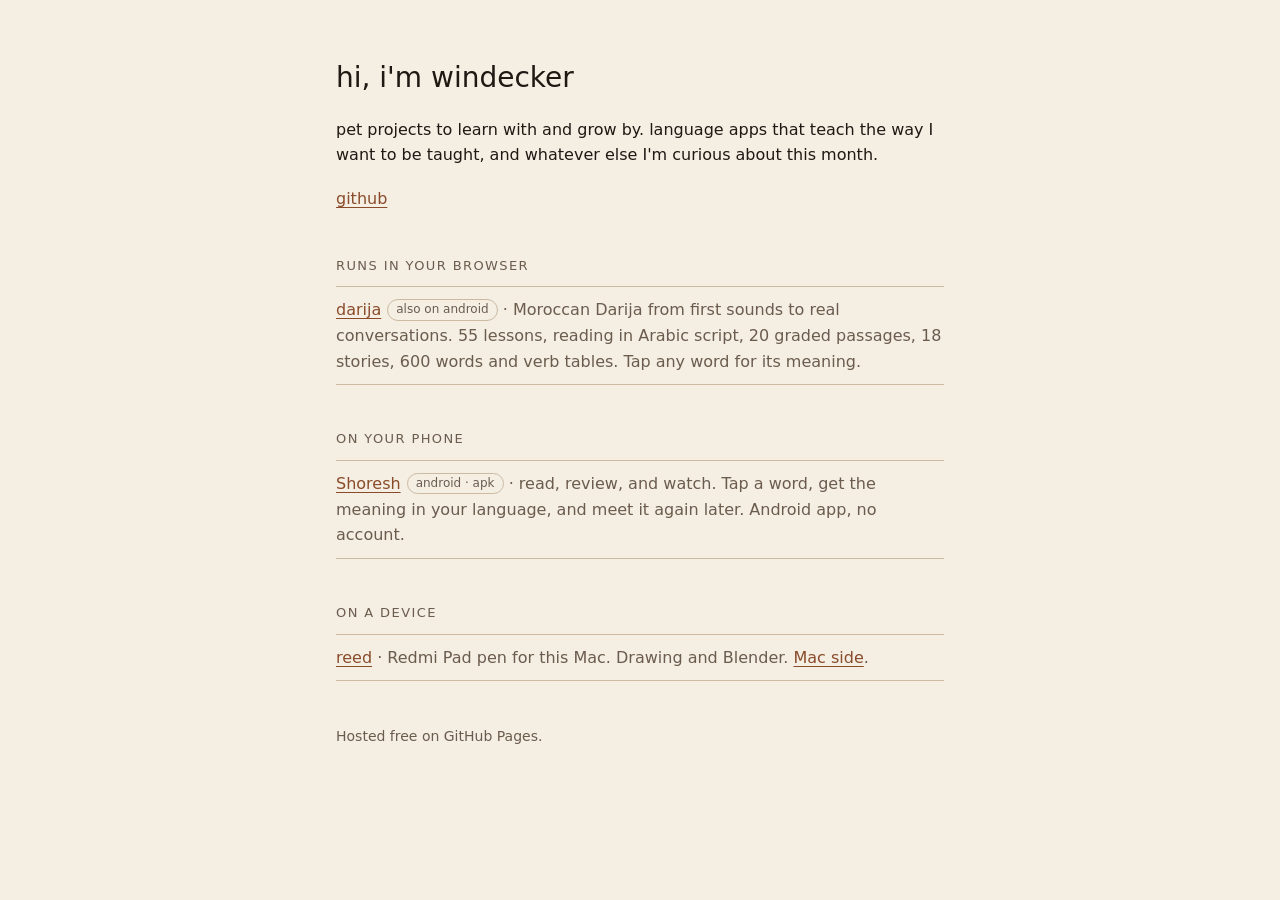
<file: index.html>
<!doctype html>
<html lang="en">
<head>
<meta charset="utf-8">
<meta name="viewport" content="width=device-width, initial-scale=1">
<title>windecker</title>
<meta name="description" content="Things I build to learn: language apps, simulators, tools.">
<link rel="icon" href="data:image/svg+xml,<svg xmlns='http://www.w3.org/2000/svg' viewBox='0 0 32 32'><circle cx='16' cy='16' r='9' fill='%231f1914'/></svg>">
<style>
  :root {
    --bg: #f4eee3;
    --ink: #1f1914;
    --muted: #6b5c4d;
    --line: #ccbaa3;
    --accent: #8a4b2a;
  }
  @media (prefers-color-scheme: dark) {
    :root:not([data-theme="light"]) {
      --bg: #17130f;
      --ink: #efe7da;
      --muted: #a8998a;
      --line: #3d342b;
      --accent: #e0a37a;
    }
  }
  :root[data-theme="dark"] {
    --bg: #17130f;
    --ink: #efe7da;
    --muted: #a8998a;
    --line: #3d342b;
    --accent: #e0a37a;
  }
  * { box-sizing: border-box; }
  body {
    margin: 0;
    background: var(--bg);
    color: var(--ink);
    font: 16px/1.6 ui-sans-serif, system-ui, -apple-system, "Segoe UI", Roboto, sans-serif;
  }
  main { max-width: 640px; margin: 0 auto; padding: 56px 16px 72px; }
  h1 { font-size: 28px; font-weight: 500; margin: 0 0 16px; }
  h2 {
    font-size: 13px; font-weight: 500; letter-spacing: 1.4px; text-transform: uppercase;
    color: var(--muted); margin: 44px 0 10px;
  }
  p { margin: 0 0 12px; }
  a { color: var(--accent); text-underline-offset: 3px; }
  .links { display: flex; flex-wrap: wrap; gap: 6px 18px; margin-top: 18px; }
  ul { list-style: none; margin: 0; padding: 0; }
  li { padding: 10px 0; border-top: 1px solid var(--line); }
  li:last-child { border-bottom: 1px solid var(--line); }
  .name { font-weight: 500; }
  .what { color: var(--muted); }
  .tag {
    display: inline-block; font-size: 12px; color: var(--muted); border: 1px solid var(--line);
    border-radius: 999px; padding: 0 8px; margin-left: 6px; vertical-align: 2px;
  }
  footer { margin-top: 44px; font-size: 14px; color: var(--muted); }
</style>
</head>
<body>
<main>
  <h1>hi, i'm windecker</h1>
  <p>pet projects to learn with and grow by. language apps that teach the way I want to be taught, and whatever else I'm curious about this month.</p>
  <div class="links">
    <a href="https://github.com/windeckersoftware">github</a>
  </div>

  <h2>runs in your browser</h2>
  <ul>
    <li>
      <a class="name" href="darija/">darija</a><span class="tag">also on android</span>
      <span class="what"> · Moroccan Darija from first sounds to real conversations. 55 lessons, reading in Arabic script, 20 graded passages, 18 stories, 600 words and verb tables. Tap any word for its meaning.</span>
    </li>
  </ul>

  <h2>on your phone</h2>
  <ul>
    <li>
      <a class="name" href="ner/">Shoresh</a><span class="tag">android · apk</span>
      <span class="what"> · read, review, and watch. Tap a word, get the meaning in your language, and meet it again later. Android app, no account.</span>
    </li>
  </ul>

  <h2>on a device</h2>
  <ul>
    <li>
      <a class="name" href="reed/reed.apk">reed</a>
      <span class="what"> · Redmi Pad pen for this Mac. Drawing and Blender. <a href="reed/Reed.app.zip">Mac side</a>.</span>
    </li>
  </ul>

  <footer>Hosted free on GitHub Pages.</footer>
</main>
</body>
</html>
</file>
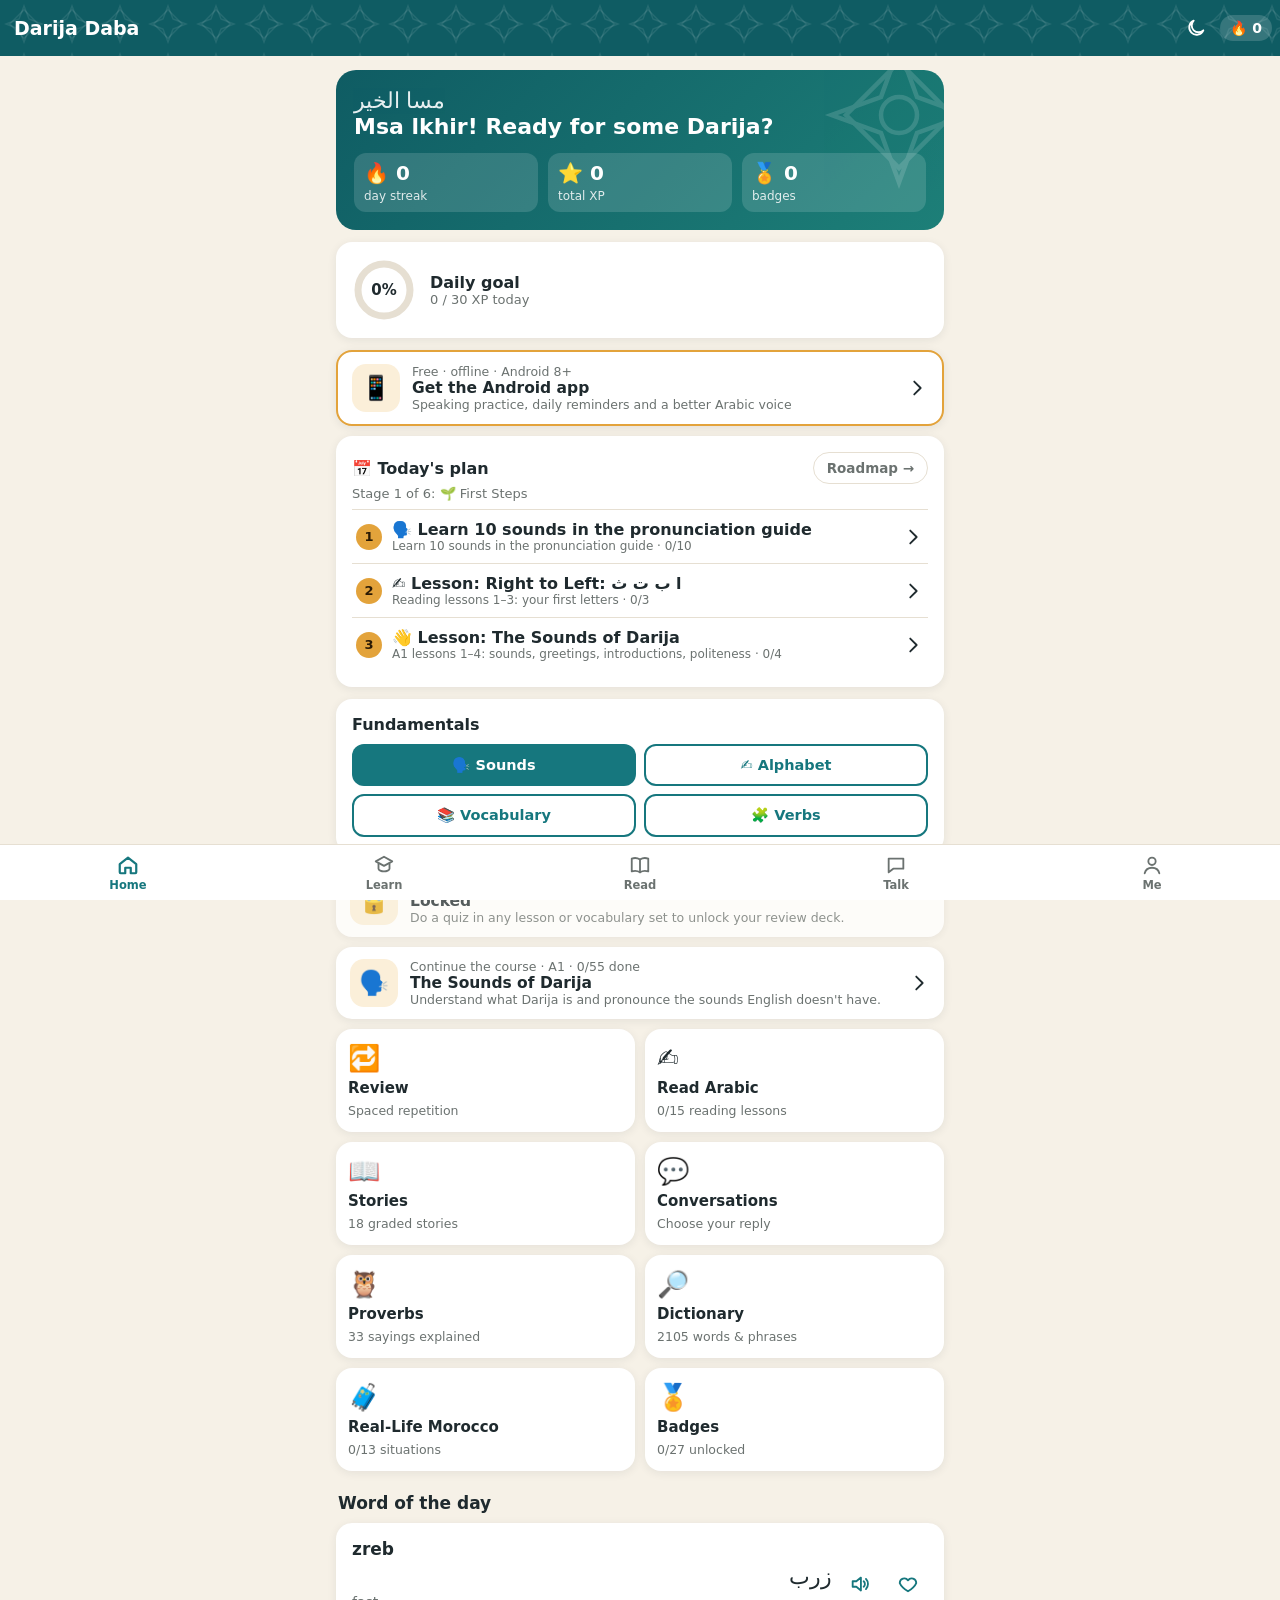
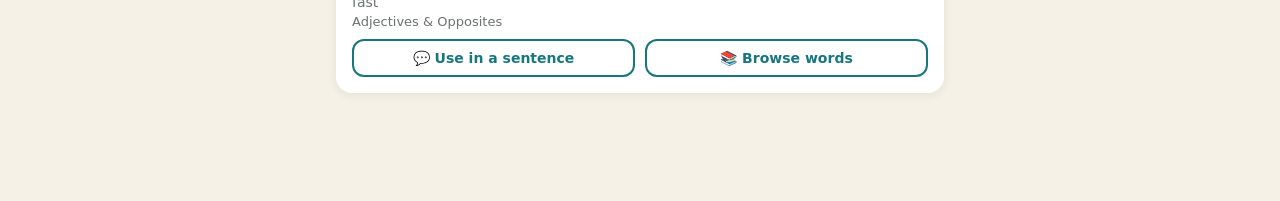
<file: darija/index.html>
<!doctype html>
<html lang="en">
<head>
<meta charset="utf-8">
<meta name="viewport" content="width=device-width, initial-scale=1, viewport-fit=cover, user-scalable=no">
<meta name="theme-color" content="#0F5C63">
<title>Darija Daba</title>
<meta name="description" content="Learn Moroccan Darija: lessons, reading in Arabic script, stories, passages, vocabulary and verb tables.">
<link rel="stylesheet" href="style.css">
</head>
<body>
<header id="top">
  <button id="backBtn" class="hbtn" aria-label="Back" hidden><svg viewBox="0 0 24 24"><path d="M15 5l-7 7 7 7"/></svg></button>
  <h1 id="title">Darija Daba</h1>
  <div id="hright"></div>
</header>
<main id="view"></main>
<nav id="nav">
  <button data-tab="home"><svg viewBox="0 0 24 24"><path d="M3 11l9-7 9 7v9a1 1 0 0 1-1 1h-5v-6h-6v6H4a1 1 0 0 1-1-1z"/></svg><span>Home</span></button>
  <button data-tab="learn"><svg viewBox="0 0 24 24"><path d="M12 3l9 5-9 5-9-5z"/><path d="M6 10.5V16c0 1.5 3 3 6 3s6-1.5 6-3v-5.5"/></svg><span>Learn</span></button>
  <button data-tab="read"><svg viewBox="0 0 24 24"><path d="M3 5c3-1 6-1 9 1 3-2 6-2 9-1v14c-3-1-6-1-9 1-3-2-6-2-9-1z"/><path d="M12 6v14"/></svg><span>Read</span></button>
  <button data-tab="talk"><svg viewBox="0 0 24 24"><path d="M4 5h16v11H9l-5 4z"/></svg><span>Talk</span></button>
  <button data-tab="me"><svg viewBox="0 0 24 24"><circle cx="12" cy="8" r="4"/><path d="M4 21c1-4 4-6 8-6s7 2 8 6"/></svg><span>Me</span></button>
</nav>
<div id="toast"></div>
<script src="data.js"></script>
<script src="data2.js"></script>
<script src="course_a1.js"></script>
<script src="course_a2.js"></script>
<script src="course_b1.js"></script>
<script src="course_p.js"></script>
<script src="course_read.js"></script>
<script src="read2.js"></script>
<script src="read3.js"></script>
<script src="vocab.js"></script>
<script src="verbs.js"></script>
<script src="grammar.js"></script>
<script src="app.js"></script>
</body>
</html>
</file>
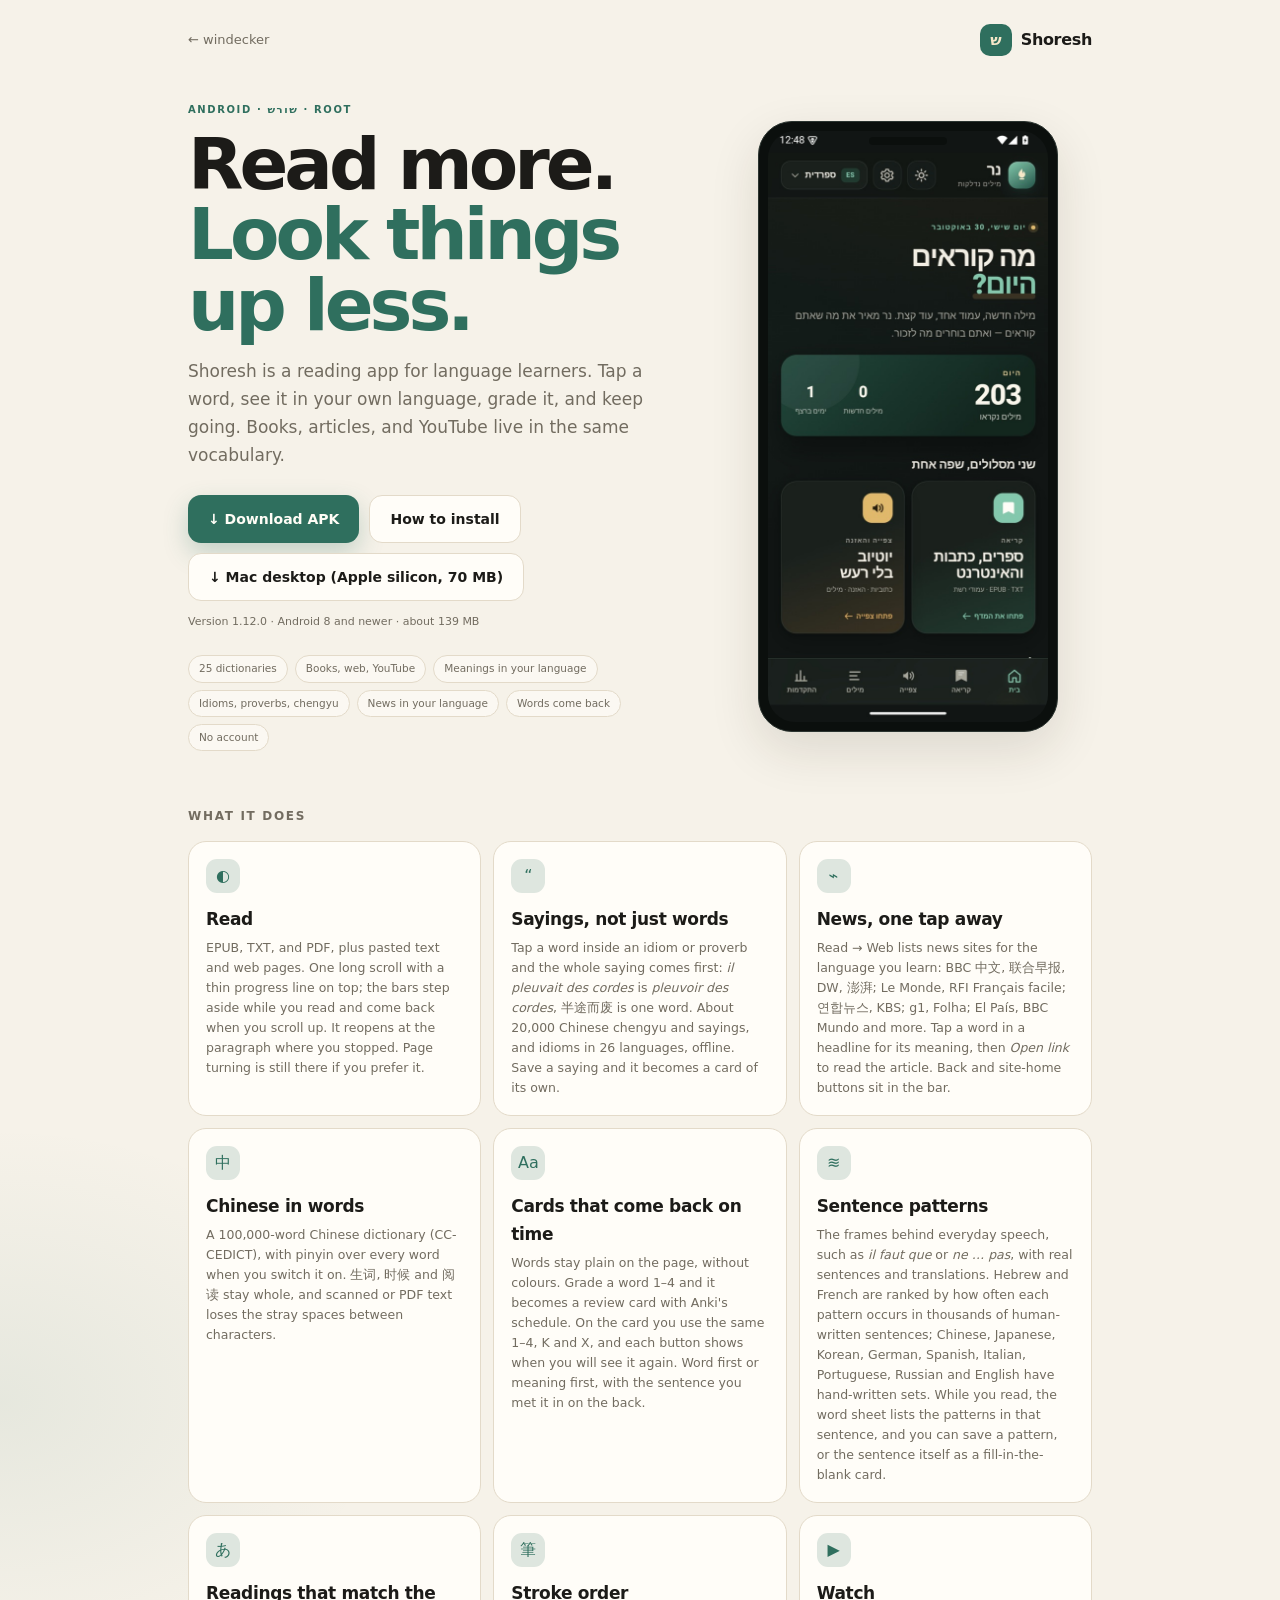
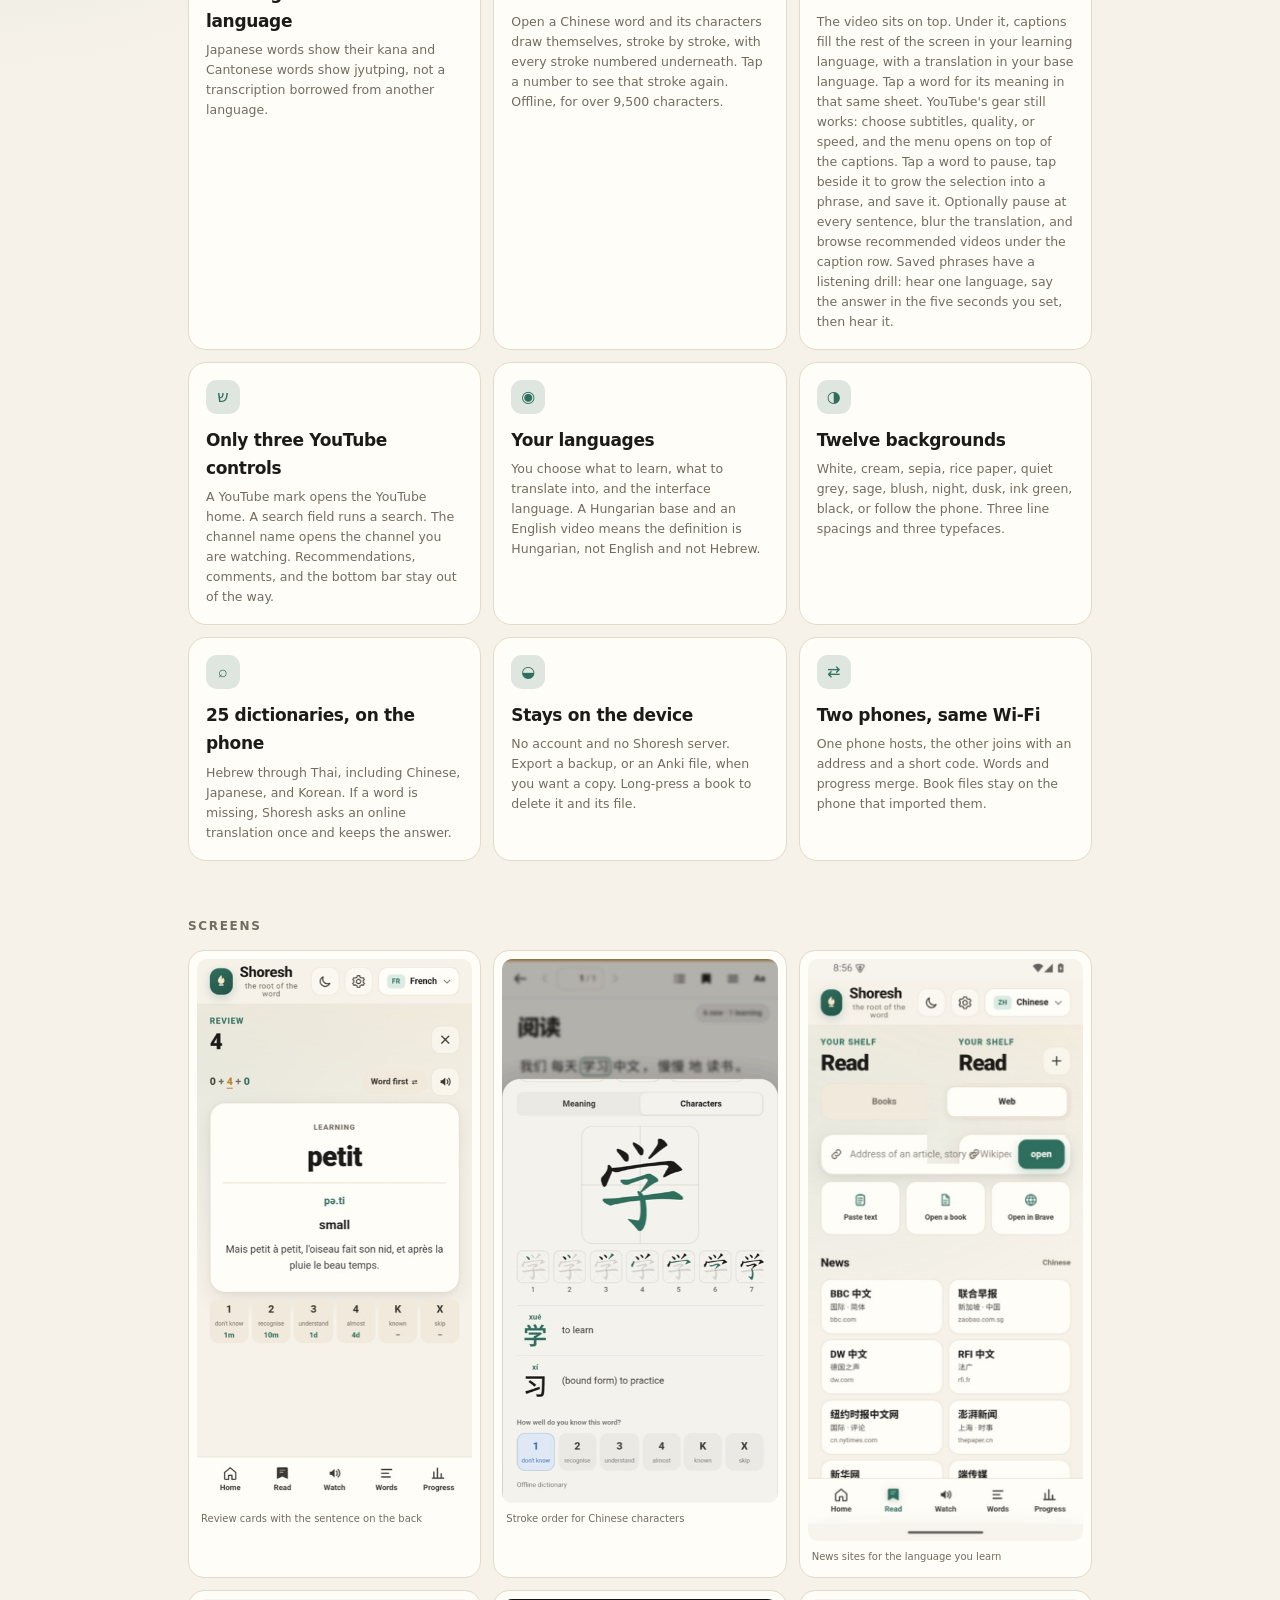
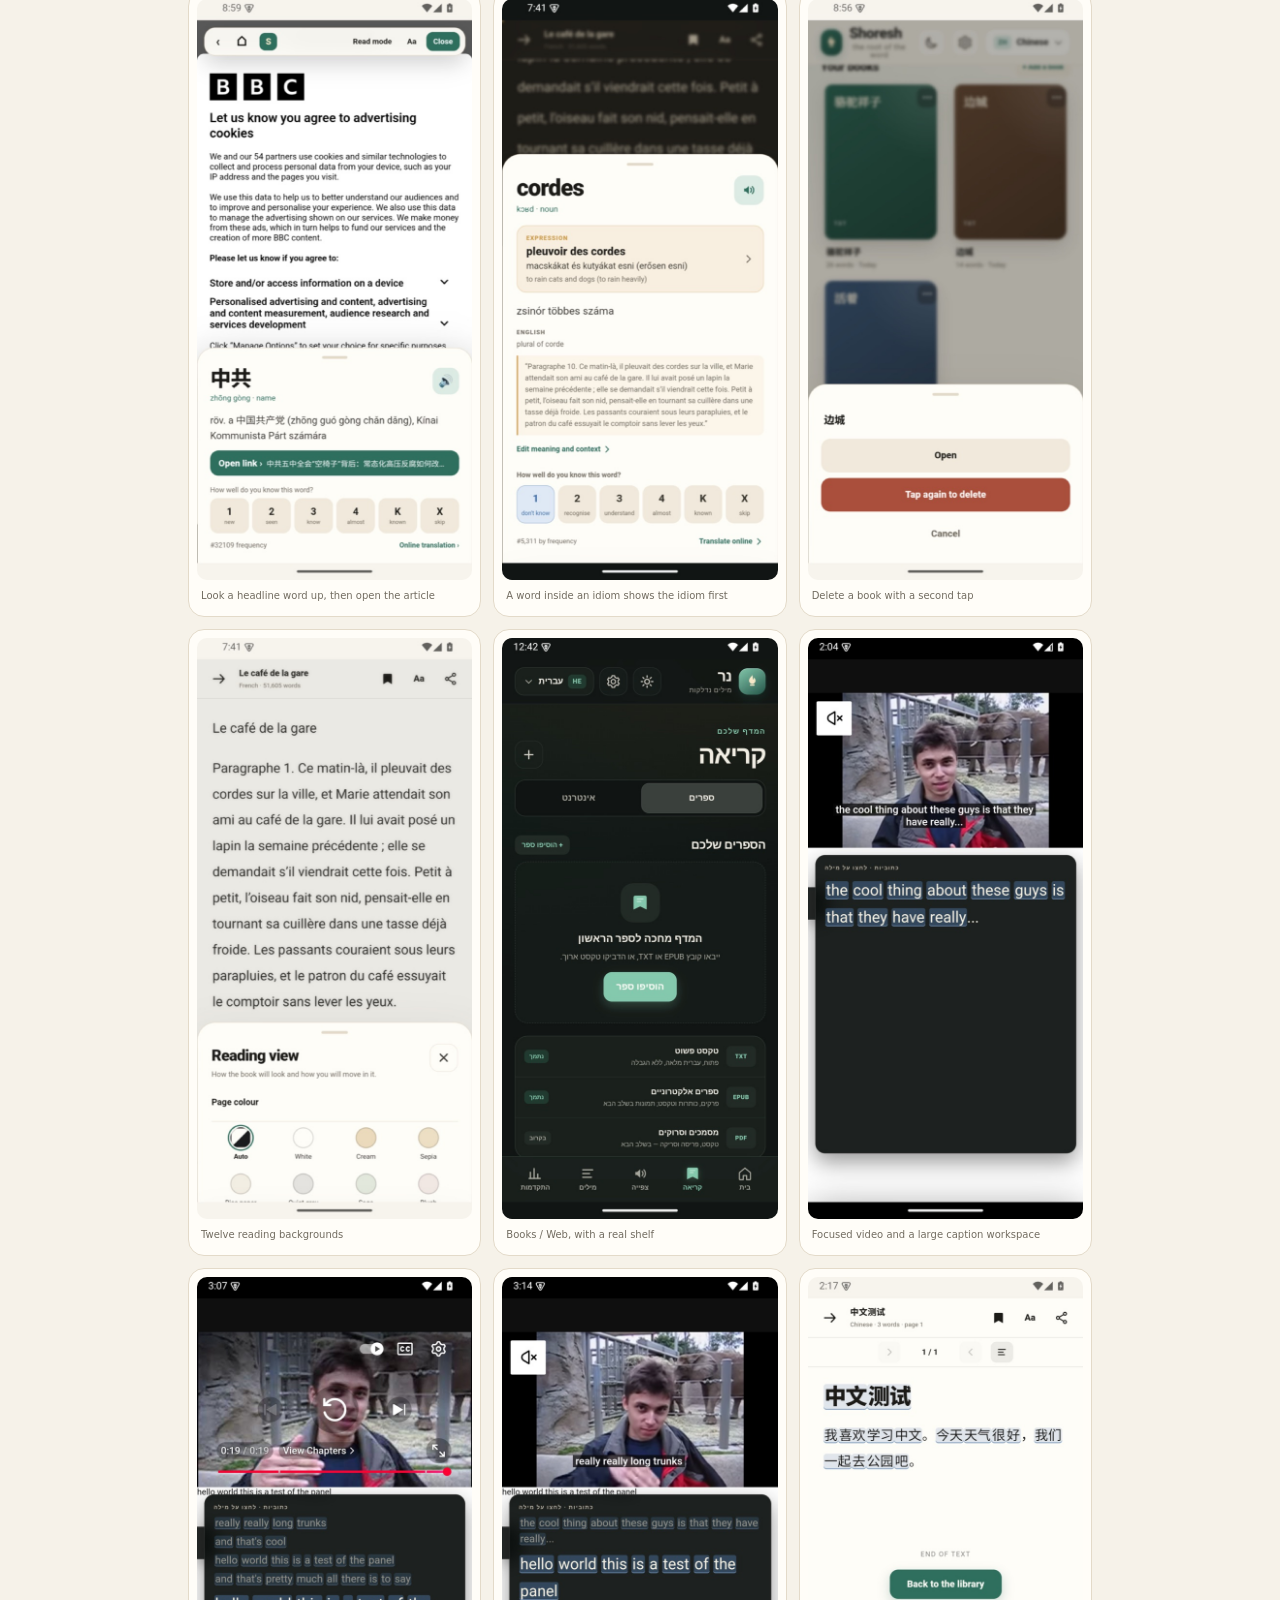
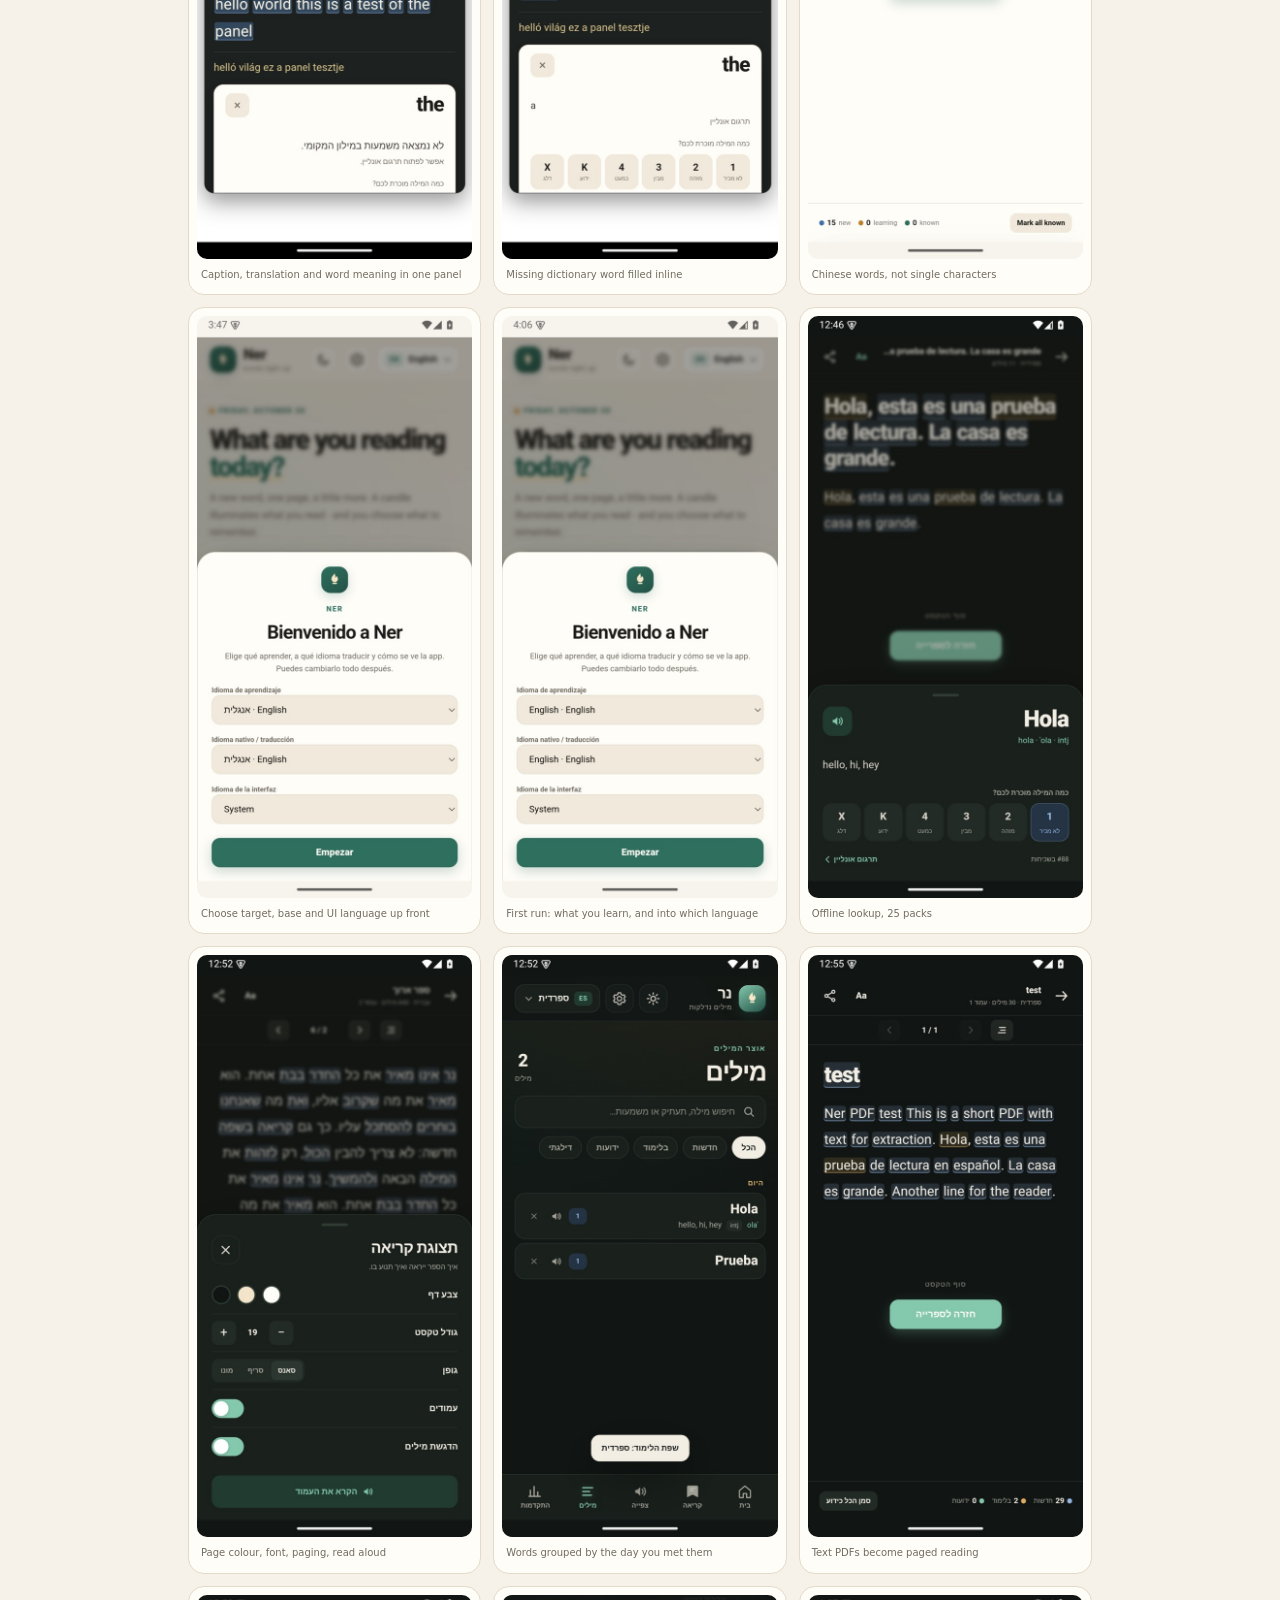
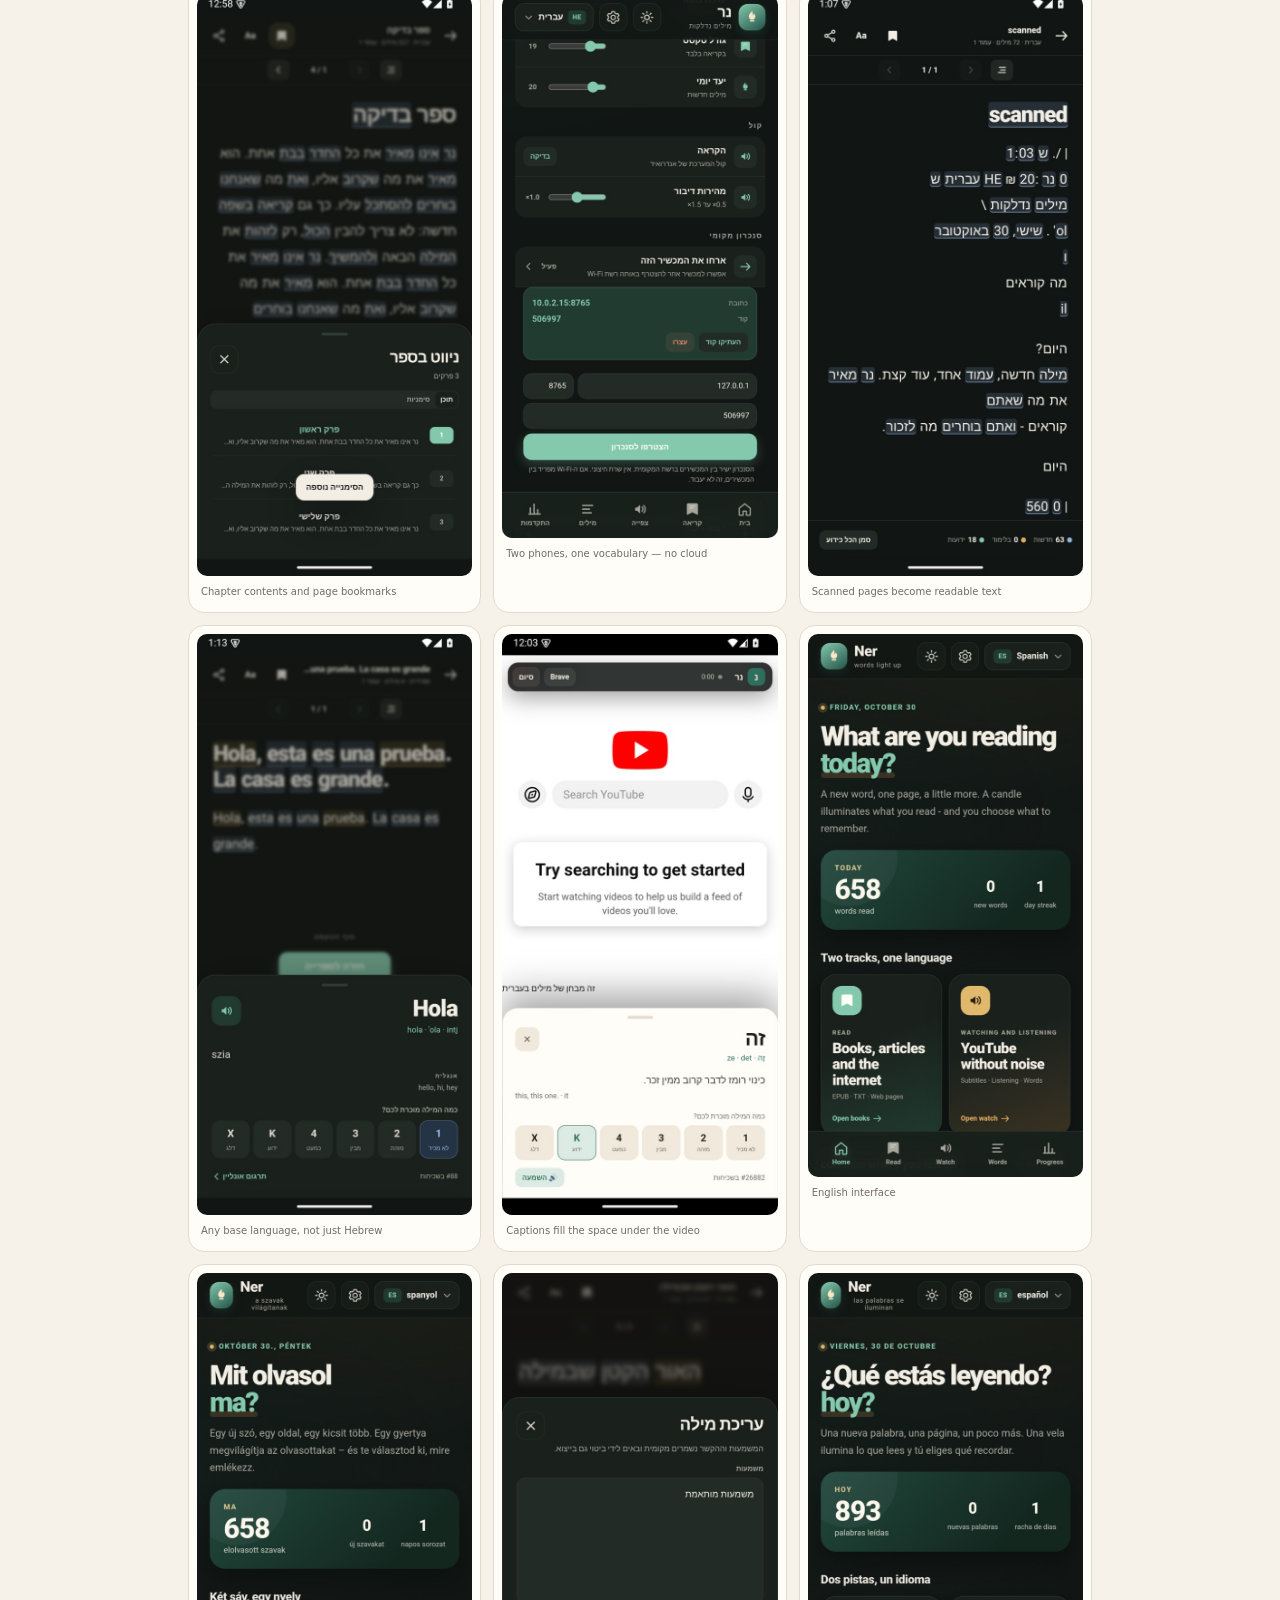
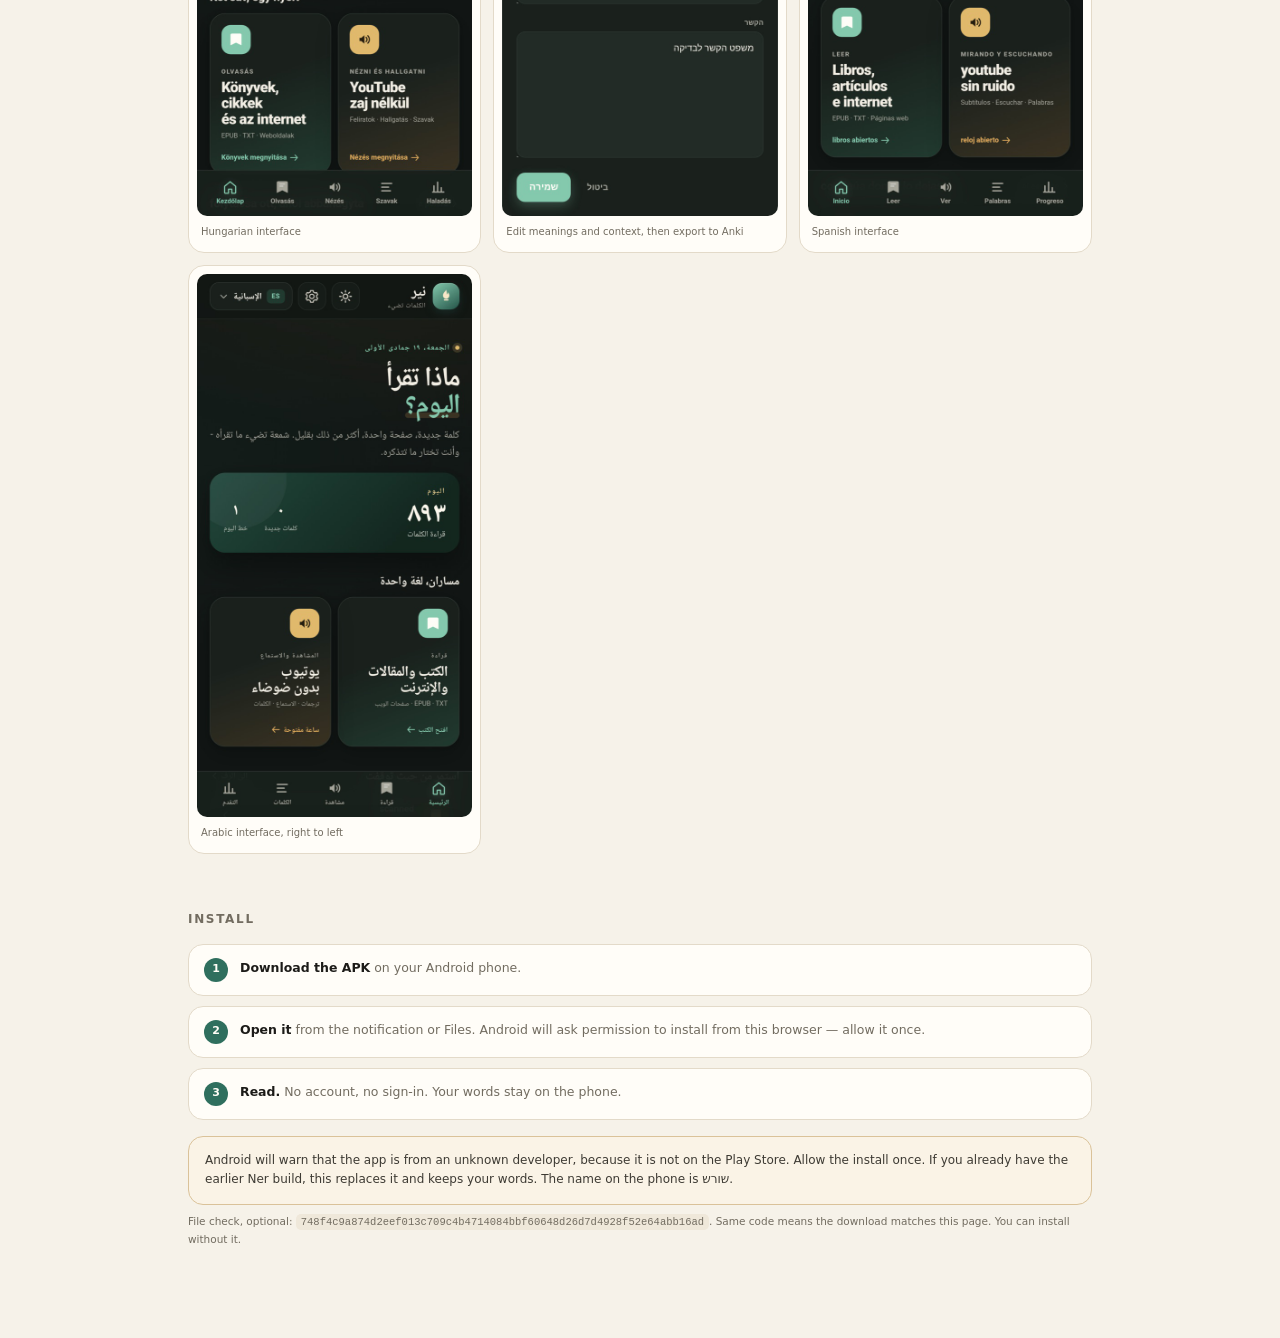
<file: ner/index.html>
<!doctype html>
<html lang="en">
<head>
<meta charset="utf-8">
<meta name="viewport" content="width=device-width, initial-scale=1">
<title>Shoresh (שורש) — language-learning reading for Android</title>
<meta name="description" content="Shoresh (שורש) is a language-learning Android reading app: tap-to-grade vocabulary, books, web articles, a focused YouTube viewer, and offline dictionaries for 25 languages.">
<meta name="theme-color" content="#111614">
<link rel="icon" href="data:image/svg+xml,<svg xmlns='http://www.w3.org/2000/svg' viewBox='0 0 32 32'><rect width='32' height='32' rx='9' fill='%232f6f5e'/><path d='M16 6c-2 4-5 5-5 9a5 5 0 0 0 10 0c0-3-2-4-3-6 0 2-1 3-2 3 1-3 0-4 0-6Z' fill='%23f6e7c8'/></svg>">
<style>
  :root {
    --bg: #f6f2e9; --surface: #fffdf8; --surface-2: #efe8da; --ink: #1c1b18; --ink-2: #3d3a33;
    --muted: #726c60; --line: #e3dac9; --green: #2f6f5e; --green-2: #3f8b73;
    --gold: #c9943f; --blue: #3f6fa8; --amber: #bd812b; --red: #a94f3b;
    --shadow: 0 18px 50px rgba(40, 31, 18, .12);
  }
  @media (prefers-color-scheme: dark) {
    :root {
      --bg: #111614; --surface: #1a211d; --surface-2: #222b26; --ink: #f2eee4; --ink-2: #d8d3c8;
      --muted: #a7a69b; --line: #303b34; --green: #84c9ad; --green-2: #9ad8be;
      --gold: #e0b96c; --blue: #93b7e0; --amber: #e0ac5e; --red: #e08a76;
      --shadow: 0 24px 60px rgba(0,0,0,.4);
    }
  }
  * { box-sizing: border-box; }
  body {
    margin: 0; background:
      radial-gradient(900px 500px at 90% -5%, color-mix(in srgb, var(--gold) 10%, transparent), transparent 60%),
      radial-gradient(700px 500px at 0% 15%, color-mix(in srgb, var(--green) 8%, transparent), transparent 55%),
      var(--bg);
    color: var(--ink); font: 16px/1.65 ui-sans-serif, system-ui, -apple-system, "Segoe UI", Roboto, sans-serif;
    -webkit-font-smoothing: antialiased;
  }
  a { color: var(--green); text-underline-offset: 3px; }
  .wrap { max-width: 940px; margin: 0 auto; padding: 24px 18px 80px; }
  .nav { display: flex; align-items: center; justify-content: space-between; gap: 12px; margin-bottom: 46px; }
  .back { font-size: 13px; color: var(--muted); text-decoration: none; }
  .mark { display: flex; align-items: center; gap: 9px; font-weight: 800; letter-spacing: -.02em; }
  .mark span { width: 32px; height: 32px; border-radius: 10px; background: var(--green); color: #f6e7c8; display: grid; place-items: center; font-size: 15px; }
  .hero { display: grid; grid-template-columns: 1.15fr .85fr; gap: 36px; align-items: center; }
  .eyebrow { font-size: 10px; letter-spacing: .16em; text-transform: uppercase; color: var(--green); font-weight: 800; }
  h1 { font-size: clamp(42px, 7vw, 72px); line-height: .98; letter-spacing: -.055em; margin: 10px 0 14px; font-weight: 850; }
  h1 em { font-style: normal; color: var(--green); }
  .lead { font-size: 17px; line-height: 1.65; color: var(--muted); max-width: 560px; }
  .cta { display: flex; flex-wrap: wrap; align-items: center; gap: 10px; margin: 26px 0 12px; }
  .btn {
    display: inline-flex; align-items: center; justify-content: center; gap: 9px; min-height: 48px;
    padding: 0 20px; border-radius: 13px; background: var(--green); color: #fffdf6;
    font-size: 14px; font-weight: 750; text-decoration: none; box-shadow: 0 10px 24px color-mix(in srgb, var(--green) 25%, transparent);
  }
  .btn:active { transform: scale(.98); }
  .btn.alt { background: var(--surface); color: var(--ink); border: 1px solid var(--line); box-shadow: none; }
  .meta { font-size: 11px; color: var(--muted); }
  .phone {
    position: relative; width: min(100%, 300px); margin: 0 auto; border-radius: 34px; padding: 9px;
    background: #0b0f0d; box-shadow: var(--shadow); border: 1px solid #2b3430;
  }
  .phone img { display: block; width: 100%; border-radius: 27px; }
  .phone::after { content: ""; position: absolute; top: 15px; left: 50%; transform: translateX(-50%); width: 78px; height: 8px; border-radius: 8px; background: #0b0f0d; }
  .chips { display: flex; flex-wrap: wrap; gap: 7px; margin-top: 24px; }
  .chip { font-size: 10.5px; color: var(--muted); border: 1px solid var(--line); background: color-mix(in srgb, var(--surface) 60%, transparent); border-radius: 999px; padding: 4px 10px; }
  h2 { font-size: 12px; letter-spacing: .14em; text-transform: uppercase; color: var(--muted); margin: 56px 0 14px; font-weight: 800; }
  h3 { font-size: 17px; margin: 0 0 5px; letter-spacing: -.02em; }
  .grid { display: grid; grid-template-columns: repeat(3, 1fr); gap: 12px; }
  .card { background: var(--surface); border: 1px solid var(--line); border-radius: 18px; padding: 17px; }
  .card p { margin: 0; color: var(--muted); font-size: 12.5px; line-height: 1.6; }
  .card .ico { width: 34px; height: 34px; border-radius: 11px; background: color-mix(in srgb, var(--green) 16%, var(--surface)); color: var(--green); display: grid; place-items: center; font-size: 16px; margin-bottom: 12px; }
  .shots { display: grid; grid-template-columns: repeat(3, 1fr); gap: 12px; }
  .shot { background: var(--surface); border: 1px solid var(--line); border-radius: 16px; padding: 8px; }
  .shot img { display: block; width: 100%; border-radius: 10px; }
  .shot small { display: block; padding: 8px 4px 3px; color: var(--muted); font-size: 10px; }
  .steps { counter-reset: step; display: grid; gap: 10px; }
  .step { display: flex; gap: 12px; background: var(--surface); border: 1px solid var(--line); border-radius: 15px; padding: 13px 15px; }
  .step::before { counter-increment: step; content: counter(step); flex: 0 0 auto; width: 24px; height: 24px; border-radius: 50%; background: var(--green); color: #fffdf6; display: grid; place-items: center; font-size: 11px; font-weight: 800; }
  .step p { margin: 0; font-size: 12.5px; color: var(--muted); }
  .step strong { color: var(--ink); }
  .note { margin-top: 16px; padding: 14px 16px; border-radius: 15px; border: 1px solid color-mix(in srgb, var(--gold) 35%, var(--line)); background: color-mix(in srgb, var(--gold) 10%, var(--surface)); color: var(--ink-2); font-size: 12px; line-height: 1.65; }
  code { font-size: 10.5px; background: var(--surface-2); padding: 2px 5px; border-radius: 5px; overflow-wrap: anywhere; }
  .hash { font-size: 10.5px; color: var(--muted); overflow-wrap: anywhere; margin-top: 8px; }
  .two { display: grid; grid-template-columns: 1fr 1fr; gap: 12px; }
  ul.clean { margin: 0; padding: 0; list-style: none; }
  ul.clean li { padding: 7px 0; border-bottom: 1px solid color-mix(in srgb, var(--line) 65%, transparent); font-size: 12.5px; color: var(--muted); }
  ul.clean li:last-child { border-bottom: 0; }
  ul.clean strong { color: var(--ink); }
  footer { margin-top: 54px; padding-top: 18px; border-top: 1px solid var(--line); color: var(--muted); font-size: 11.5px; display: flex; flex-wrap: wrap; gap: 8px 18px; justify-content: space-between; }
  @media (max-width: 760px) {
    .hero { grid-template-columns: 1fr; gap: 26px; }
    .phone { width: min(82%, 300px); }
    .grid { grid-template-columns: 1fr 1fr; }
    .two { grid-template-columns: 1fr; }
  }
  @media (max-width: 520px) {
    .grid { grid-template-columns: 1fr; }
    .shots { grid-template-columns: 1fr 1fr; }
    .shots .shot:first-child { grid-column: 1 / -1; }
  }
</style>
</head>
<body>
<div class="wrap">
  <div class="nav">
    <a class="back" href="../">← windecker</a>
    <div class="mark"><span>ש</span> Shoresh</div>
  </div>

  <section class="hero">
    <div>
      <div class="eyebrow">Android · שורש · root</div>
      <h1>Read more.<br><em>Look things up less.</em></h1>
      <p class="lead">Shoresh is a reading app for language learners. Tap a word, see it in your own language, grade it, and keep going. Books, articles, and YouTube live in the same vocabulary.</p>
      <div class="cta">
        <a class="btn" href="https://github.com/windeckersoftware/windeckersoftware.github.io/releases/download/shoresh-1.12.0/Shoresh-1.12.0.apk">↓ Download APK</a>
        <a class="btn alt" href="#install">How to install</a>
        <a class="btn alt" href="https://github.com/windeckersoftware/windeckersoftware.github.io/releases/download/shoresh-1.11.0/Shoresh-Desktop-1.11.0.zip">↓ Mac desktop (Apple silicon, 70 MB)</a>
      </div>
      <div class="meta">Version 1.12.0 · Android 8 and newer · about 139 MB</div>
      <div class="chips">
        <span class="chip">25 dictionaries</span>
        <span class="chip">Books, web, YouTube</span>
        <span class="chip">Meanings in your language</span>
        <span class="chip">Idioms, proverbs, chengyu</span>
        <span class="chip">News in your language</span>
        <span class="chip">Words come back</span>
        <span class="chip">No account</span>
      </div>
    </div>
    <div class="phone"><img src="media/home-dark.jpg" alt="Shoresh home screen in dark mode"></div>
  </section>

  <h2>What it does</h2>
  <div class="grid">
    <div class="card"><div class="ico">◐</div><h3>Read</h3><p>EPUB, TXT, and PDF, plus pasted text and web pages. One long scroll with a thin progress line on top; the bars step aside while you read and come back when you scroll up. It reopens at the paragraph where you stopped. Page turning is still there if you prefer it.</p></div>
    <div class="card"><div class="ico">“</div><h3>Sayings, not just words</h3><p>Tap a word inside an idiom or proverb and the whole saying comes first: <em>il pleuvait des cordes</em> is <em>pleuvoir des cordes</em>, 半途而废 is one word. About 20,000 Chinese chengyu and sayings, and idioms in 26 languages, offline. Save a saying and it becomes a card of its own.</p></div>
    <div class="card"><div class="ico">⌁</div><h3>News, one tap away</h3><p>Read → Web lists news sites for the language you learn: BBC 中文, 联合早报, DW, 澎湃; Le Monde, RFI Français facile; 연합뉴스, KBS; g1, Folha; El País, BBC Mundo and more. Tap a word in a headline for its meaning, then <em>Open link</em> to read the article. Back and site-home buttons sit in the bar.</p></div>
    <div class="card"><div class="ico">中</div><h3>Chinese in words</h3><p>A 100,000-word Chinese dictionary (CC-CEDICT), with pinyin over every word when you switch it on. 生词, 时候 and 阅读 stay whole, and scanned or PDF text loses the stray spaces between characters.</p></div>
    <div class="card"><div class="ico">Aa</div><h3>Cards that come back on time</h3><p>Words stay plain on the page, without colours. Grade a word 1–4 and it becomes a review card with Anki's schedule. On the card you use the same 1–4, K and X, and each button shows when you will see it again. Word first or meaning first, with the sentence you met it in on the back.</p></div>
    <div class="card"><div class="ico">≋</div><h3>Sentence patterns</h3><p>The frames behind everyday speech, such as <em>il faut que</em> or <em>ne … pas</em>, with real sentences and translations. Hebrew and French are ranked by how often each pattern occurs in thousands of human-written sentences; Chinese, Japanese, Korean, German, Spanish, Italian, Portuguese, Russian and English have hand-written sets. While you read, the word sheet lists the patterns in that sentence, and you can save a pattern, or the sentence itself as a fill-in-the-blank card.</p></div>
    <div class="card"><div class="ico">あ</div><h3>Readings that match the language</h3><p>Japanese words show their kana and Cantonese words show jyutping, not a transcription borrowed from another language.</p></div>
    <div class="card"><div class="ico">筆</div><h3>Stroke order</h3><p>Open a Chinese word and its characters draw themselves, stroke by stroke, with every stroke numbered underneath. Tap a number to see that stroke again. Offline, for over 9,500 characters.</p></div>
    <div class="card"><div class="ico">▶</div><h3>Watch</h3><p>The video sits on top. Under it, captions fill the rest of the screen in your learning language, with a translation in your base language. Tap a word for its meaning in that same sheet. YouTube's gear still works: choose subtitles, quality, or speed, and the menu opens on top of the captions. Tap a word to pause, tap beside it to grow the selection into a phrase, and save it. Optionally pause at every sentence, blur the translation, and browse recommended videos under the caption row. Saved phrases have a listening drill: hear one language, say the answer in the five seconds you set, then hear it.</p></div>
    <div class="card"><div class="ico">ש</div><h3>Only three YouTube controls</h3><p>A YouTube mark opens the YouTube home. A search field runs a search. The channel name opens the channel you are watching. Recommendations, comments, and the bottom bar stay out of the way.</p></div>
    <div class="card"><div class="ico">◉</div><h3>Your languages</h3><p>You choose what to learn, what to translate into, and the interface language. A Hungarian base and an English video means the definition is Hungarian, not English and not Hebrew.</p></div>
    <div class="card"><div class="ico">◑</div><h3>Twelve backgrounds</h3><p>White, cream, sepia, rice paper, quiet grey, sage, blush, night, dusk, ink green, black, or follow the phone. Three line spacings and three typefaces.</p></div>
    <div class="card"><div class="ico">⌕</div><h3>25 dictionaries, on the phone</h3><p>Hebrew through Thai, including Chinese, Japanese, and Korean. If a word is missing, Shoresh asks an online translation once and keeps the answer.</p></div>
    <div class="card"><div class="ico">◒</div><h3>Stays on the device</h3><p>No account and no Shoresh server. Export a backup, or an Anki file, when you want a copy. Long-press a book to delete it and its file.</p></div>
    <div class="card"><div class="ico">⇄</div><h3>Two phones, same Wi-Fi</h3><p>One phone hosts, the other joins with an address and a short code. Words and progress merge. Book files stay on the phone that imported them.</p></div>
  </div>

  <h2>Screens</h2>
  <div class="shots">
    <div class="shot"><img src="media/review-card.jpg" alt="Review card for the French word petit: reading, meaning and the sentence it came from, with grades 1 to 4, K and X showing when it comes back"><small>Review cards with the sentence on the back</small></div>
    <div class="shot"><img src="media/stroke-order.jpg" alt="The character 学 drawing itself stroke by stroke, with numbered strokes underneath"><small>Stroke order for Chinese characters</small></div>
    <div class="shot"><img src="media/news.jpg" alt="News sites for Chinese under Read, Web"><small>News sites for the language you learn</small></div>
    <div class="shot"><img src="media/open-link.jpg" alt="Word card on BBC Chinese with an Open link button"><small>Look a headline word up, then open the article</small></div>
    <div class="shot"><img src="media/idiom.jpg" alt="Tapping cordes shows the idiom pleuvoir des cordes with a Hungarian meaning"><small>A word inside an idiom shows the idiom first</small></div>
    <div class="shot"><img src="media/delete.jpg" alt="Shelf menu asking for a second tap to delete a book"><small>Delete a book with a second tap</small></div>
    <div class="shot"><img src="media/backgrounds.jpg" alt="Reading view settings with twelve background colours"><small>Twelve reading backgrounds</small></div>
    <div class="shot"><img src="media/read-dark.jpg" alt="Books and Web modes"><small>Books / Web, with a real shelf</small></div>
    <div class="shot"><img src="media/watch-focus.jpg" alt="Focused in-app YouTube view with a large subtitle workspace"><small>Focused video and a large caption workspace</small></div>
    <div class="shot"><img src="media/watch-inline.jpg" alt="Word meaning inside the subtitle panel"><small>Caption, translation and word meaning in one panel</small></div>
    <div class="shot"><img src="media/watch-fallback.jpg" alt="Online meaning fallback inside the subtitle panel"><small>Missing dictionary word filled inline</small></div>
    <div class="shot"><img src="media/cjk-seg.jpg" alt="Chinese word segmentation"><small>Chinese words, not single characters</small></div>
    <div class="shot"><img src="media/onboarding.jpg" alt="First-run language setup"><small>Choose target, base and UI language up front</small></div>
    <div class="shot"><img src="media/v1-onboarding.jpg" alt="Shoresh first-run screen"><small>First run: what you learn, and into which language</small></div>
    <div class="shot"><img src="media/spanish-word.jpg" alt="Spanish word lookup"><small>Offline lookup, 25 packs</small></div>
    <div class="shot"><img src="media/reader-settings.jpg" alt="Reader settings sheet"><small>Page colour, font, paging, read aloud</small></div>
    <div class="shot"><img src="media/words-grouped.jpg" alt="Date-grouped word list"><small>Words grouped by the day you met them</small></div>
    <div class="shot"><img src="media/pdf-reader.jpg" alt="PDF text in the reader"><small>Text PDFs become paged reading</small></div>
    <div class="shot"><img src="media/toc.jpg" alt="Contents and bookmarks sheet"><small>Chapter contents and page bookmarks</small></div>
    <div class="shot"><img src="media/sync.jpg" alt="Local Wi-Fi sync settings"><small>Two phones, one vocabulary — no cloud</small></div>
    <div class="shot"><img src="media/ocr.jpg" alt="OCR of a scanned PDF in the reader"><small>Scanned pages become readable text</small></div>
    <div class="shot"><img src="media/base-language.jpg" alt="Spanish word translated into Hungarian"><small>Any base language, not just Hebrew</small></div>
    <div class="shot"><img src="media/watch-captions.jpg" alt="Clickable captions under a video"><small>Captions fill the space under the video</small></div>
    <div class="shot"><img src="media/ui-en.jpg" alt="Shoresh interface in English"><small>English interface</small></div>
    <div class="shot"><img src="media/ui-hu.jpg" alt="Shoresh interface in Hungarian"><small>Hungarian interface</small></div>
    <div class="shot"><img src="media/edit-word.jpg" alt="Editing a word meaning and context"><small>Edit meanings and context, then export to Anki</small></div>
    <div class="shot"><img src="media/ui-es.jpg" alt="Shoresh interface in Spanish"><small>Spanish interface</small></div>
    <div class="shot"><img src="media/ui-ar.jpg" alt="Shoresh interface in Arabic"><small>Arabic interface, right to left</small></div>
  </div>

  <h2 id="install">Install</h2>
  <div class="steps">
    <div class="step"><p><strong>Download the APK</strong> on your Android phone.</p></div>
    <div class="step"><p><strong>Open it</strong> from the notification or Files. Android will ask permission to install from this browser — allow it once.</p></div>
    <div class="step"><p><strong>Read.</strong> No account, no sign-in. Your words stay on the phone.</p></div>
  </div>
  <div class="note">Android will warn that the app is from an unknown developer, because it is not on the Play Store. Allow the install once. If you already have the earlier Ner build, this replaces it and keeps your words. The name on the phone is שורש.</div>
  <p class="hash">File check, optional: <code>748f4c9a874d2eef013c709c4b4714084bbf60648d26d7d4928f52e64abb16ad</code>. Same code means the download matches this page. You can install without it.</p>
</div>
</body>
</html>
</file>
<file: darija/style.css>
:root{
  --bg:#F6F1E7; --card:#FFFFFF; --card2:#FBF7EF; --ink:#1F2A2E; --muted:#6B7270; --line:#E6DFD2;
  --teal:#0F5C63; --teal2:#16777E; --tealSoft:#E1EFEF; --saffron:#E3A33B; --saffronSoft:#FBEFD9;
  --clay:#C4553A; --onTeal:#FFFFFF; --green:#2E8B57; --greenSoft:#E3F3E9; --red:#C8423A; --redSoft:#FBE6E3;
  --shadow:0 2px 10px rgba(31,42,46,.08);
  --ar:"Noto Naskh Arabic","Noto Sans Arabic","Amiri","Geeza Pro",serif;
}
/* Themes are applied by app.js as data-theme="light|dark|black" (resolving "system"). */
:root[data-theme="dark"], :root[data-theme="black"]{
  --bg:#11181A; --card:#1A2427; --card2:#1F2B2E; --ink:#ECE7DD; --muted:#9AA4A2; --line:#2B3A3D;
  --teal:#0D4E54; --teal2:#4FB3B9; --tealSoft:#18363A; --saffron:#EDB55A; --saffronSoft:#3A2F1C;
  --onTeal:#0B2326; --green:#4CC285; --greenSoft:#173527; --red:#F07A70; --redSoft:#3E201D; --shadow:0 2px 10px rgba(0,0,0,.3);
  color-scheme:dark;
}
/* Black: true black for OLED screens */
:root[data-theme="black"]{
  --bg:#000000; --card:#0E1213; --card2:#151B1C; --line:#232B2D; --teal:#000000; --tealSoft:#0F2426;
  --saffronSoft:#2A2214; --greenSoft:#0F2619; --redSoft:#2E1513; --shadow:none;
}
:root[data-theme="black"] #top{border-bottom:1px solid var(--line)}
:root[data-theme="black"] .hero{background:linear-gradient(135deg,#0B3A3E,#0F4A47)}
*{box-sizing:border-box;-webkit-tap-highlight-color:transparent}
html,body{margin:0;background:var(--bg);color:var(--ink);font-family:system-ui,-apple-system,Roboto,"Segoe UI",sans-serif;font-size:16px}
body{padding-bottom:calc(72px + env(safe-area-inset-bottom))}
button{font:inherit;color:inherit;border:0;background:none;cursor:pointer}
input,select{font:inherit;color:var(--ink)}
svg{width:22px;height:22px;fill:none;stroke:currentColor;stroke-width:2;stroke-linecap:round;stroke-linejoin:round}

/* header with zellige star pattern */
#top{position:sticky;top:0;z-index:10;display:flex;align-items:center;gap:6px;min-height:56px;padding:calc(6px + env(safe-area-inset-top)) 8px 6px;
  color:#fff;background-color:var(--teal);
  background-image:url("data:image/svg+xml,%3Csvg xmlns='http://www.w3.org/2000/svg' width='48' height='48' viewBox='0 0 48 48'%3E%3Cg fill='none' stroke='%23ffffff' stroke-opacity='.09' stroke-width='1.4'%3E%3Cpath d='M24 6l5 13 13 5-13 5-5 13-5-13-13-5 13-5z'/%3E%3Crect x='14' y='14' width='20' height='20' transform='rotate(45 24 24)'/%3E%3C/g%3E%3C/svg%3E")}
#top h1{flex:1;margin:0 6px;font-size:19px;font-weight:700;white-space:nowrap;overflow:hidden;text-overflow:ellipsis}
.hbtn{width:40px;height:40px;border-radius:50%;display:grid;place-items:center;color:#fff}
.hbtn:active{background:rgba(255,255,255,.15)}
#hright{display:flex;gap:4px;align-items:center}
.pill{display:inline-flex;align-items:center;gap:4px;padding:5px 10px;border-radius:99px;background:rgba(255,255,255,.16);font-weight:700;font-size:14px}

main{padding:14px 16px 24px;max-width:640px;margin:0 auto}
#nav{position:fixed;left:0;right:0;bottom:0;z-index:10;display:flex;background:var(--card);border-top:1px solid var(--line);padding-bottom:env(safe-area-inset-bottom)}
#nav button{flex:1;display:flex;flex-direction:column;align-items:center;gap:2px;padding:9px 0 8px;color:var(--muted);font-size:11.5px;font-weight:600}
#nav button.on{color:var(--teal2)}
#nav button.on svg{stroke-width:2.4}

h2{font-size:17px;margin:22px 2px 10px;color:var(--ink)}
h2:first-child{margin-top:4px}
.muted{color:var(--muted)}
.small{font-size:13px}
.card{background:var(--card);border-radius:16px;box-shadow:var(--shadow);padding:16px;margin-bottom:12px}
.btn{display:inline-flex;align-items:center;justify-content:center;gap:8px;padding:13px 18px;border-radius:12px;background:var(--teal2);color:var(--onTeal);font-weight:700;width:100%}
.btn:active{transform:scale(.98)}
.btn.sec{background:var(--card);color:var(--teal2);border:2px solid var(--teal2)}
.btn.sm{padding:9px 12px;width:auto;font-size:14px}
.btn[disabled]{opacity:.45}
.btns{display:flex;gap:10px}
.btns>.btn{flex:1}
.grid2{display:grid;grid-template-columns:1fr 1fr;gap:10px}
.grid3{display:grid;grid-template-columns:repeat(3,1fr);gap:10px}

/* home */
.hero{border-radius:20px;padding:18px;color:#fff;background:linear-gradient(135deg,var(--teal),#1d7f78);position:relative;overflow:hidden;margin-bottom:12px}
.hero::after{content:"";position:absolute;right:-30px;top:-30px;width:150px;height:150px;opacity:.14;
  background:url("data:image/svg+xml,%3Csvg xmlns='http://www.w3.org/2000/svg' viewBox='0 0 100 100'%3E%3Cg fill='none' stroke='white' stroke-width='3'%3E%3Cpath d='M50 5l12 33 33 12-33 12-12 33-12-33-33-12 33-12z'/%3E%3Crect x='25' y='25' width='50' height='50' transform='rotate(45 50 50)'/%3E%3Ccircle cx='50' cy='50' r='12'/%3E%3C/g%3E%3C/svg%3E") center/contain no-repeat}
.hero h3{margin:0 0 4px;font-size:22px}
.hero .ar{font-family:var(--ar);font-size:22px;opacity:.9}
.stats{display:flex;gap:10px;margin-top:14px}
.stat{flex:1;background:rgba(255,255,255,.14);border-radius:12px;padding:8px 10px}
.stat b{display:block;font-size:20px}
.stat span{font-size:12px;opacity:.85}
.goal{display:flex;align-items:center;gap:14px}
.ring{width:64px;height:64px;flex:none}
.ring circle{fill:none;stroke-width:7}
.tile{background:var(--card);border-radius:16px;box-shadow:var(--shadow);padding:14px 12px;text-align:left;display:flex;flex-direction:column;gap:6px;min-height:92px}
.tile .em{font-size:26px}
.tile b{font-size:15px}
.tile small{color:var(--muted);font-size:12.5px}
.badge-n{display:inline-block;background:var(--clay);color:#fff;border-radius:99px;font-size:11px;font-weight:700;padding:2px 7px;margin-left:4px}

/* units path */
.unit{display:flex;align-items:center;gap:12px;background:var(--card);border-radius:16px;box-shadow:var(--shadow);padding:12px 14px;margin-bottom:10px;width:100%;text-align:left}
.unit .ic{width:48px;height:48px;border-radius:14px;background:var(--saffronSoft);display:grid;place-items:center;font-size:24px;flex:none;position:relative}
.unit.done .ic{background:var(--greenSoft)}
.unit.done .ic::after{content:"✓";position:absolute;right:-5px;bottom:-5px;background:var(--green);color:#fff;width:20px;height:20px;border-radius:50%;font-size:12px;display:grid;place-items:center;font-weight:800}
.unit .tx{flex:1;min-width:0}
.unit .tx b{display:block;font-size:15.5px}
.unit .tx small{color:var(--muted);font-size:12.5px;display:block;white-space:nowrap;overflow:hidden;text-overflow:ellipsis}
.unit .sc{font-size:12px;font-weight:700;color:var(--green)}
.tip{background:var(--saffronSoft);border-radius:14px;padding:12px 14px;font-size:14px;line-height:1.45;margin-bottom:12px}
.tip b{color:var(--clay)}

/* phrases */
.ph-l{font-size:17px;font-weight:700}
.ph-a{font-family:var(--ar);font-size:22px;direction:rtl;line-height:1.6}
.ph-e{color:var(--muted);font-size:14px}
.row{display:flex;align-items:center;gap:8px;padding:12px 2px;border-bottom:1px solid var(--line)}
.row:last-child{border-bottom:0}
.row .t{flex:1;min-width:0}
.icon{width:40px;height:40px;border-radius:50%;display:grid;place-items:center;color:var(--teal2);flex:none}
.icon:active{background:var(--tealSoft)}
.icon.fav.on{color:var(--clay)}
.icon.fav.on svg{fill:var(--clay)}
.search{display:flex;align-items:center;gap:8px;background:var(--card);border:1.5px solid var(--line);border-radius:12px;padding:0 12px;margin-bottom:12px}
.search input{flex:1;border:0;background:none;padding:12px 0;outline:none}
.search svg{color:var(--muted);width:19px}

/* flashcard */
.prog{height:8px;border-radius:9px;background:var(--line);overflow:hidden}
.prog i{display:block;height:100%;background:var(--saffron);border-radius:9px;transition:width .3s}
.flash{background:var(--card);border-radius:22px;box-shadow:var(--shadow);min-height:300px;margin:16px 0;padding:28px 20px;display:flex;flex-direction:column;align-items:center;justify-content:center;text-align:center;gap:10px}
.flash .ph-l{font-size:30px}
.flash .ph-a{font-size:34px}
.flash .ph-e{font-size:17px}
.bigspk{width:64px;height:64px;border-radius:50%;background:var(--teal2);color:var(--onTeal);display:grid;place-items:center;margin-top:10px;box-shadow:0 4px 14px rgba(22,119,126,.35)}
.bigspk svg{width:30px;height:30px}
.counter{text-align:center;color:var(--muted);font-weight:700;margin-top:10px}

/* quiz */
.qprompt{text-align:center;margin:18px 0 16px}
.qprompt .lab{color:var(--muted);font-size:14px;margin-bottom:10px;font-weight:600}
.qprompt .big{font-size:26px;font-weight:800}
.qprompt .bigar{font-family:var(--ar);font-size:40px;direction:rtl;line-height:1.5}
.opt{display:block;width:100%;text-align:left;background:var(--card);border:2px solid var(--line);border-radius:14px;padding:13px 15px;margin-bottom:10px;font-size:16px;box-shadow:var(--shadow)}
.opt .oa{font-family:var(--ar);font-size:19px;direction:rtl;display:block;text-align:right;color:var(--muted)}
.opt.ok{border-color:var(--green);background:var(--greenSoft)}
.opt.bad{border-color:var(--red);background:var(--redSoft)}
.opt.dim{opacity:.55}
.fb{position:fixed;left:0;right:0;bottom:0;z-index:20;padding:16px 16px calc(16px + env(safe-area-inset-bottom));border-radius:20px 20px 0 0;box-shadow:0 -4px 20px rgba(0,0,0,.15);animation:up .2s ease-out}
.fb.ok{background:var(--greenSoft)} .fb.bad{background:var(--redSoft)}
.fb h4{margin:0 0 4px;font-size:18px}
.fb.ok h4{color:var(--green)} .fb.bad h4{color:var(--red)}
.fb .ans{margin-bottom:12px}
.fb.ok .btn{background:var(--green)} .fb.bad .btn{background:var(--red)}
@keyframes up{from{transform:translateY(100%)}to{transform:none}}
.tiles{display:flex;flex-wrap:wrap;gap:8px;justify-content:center;min-height:56px;padding:10px;border-radius:14px}
.answer{background:var(--card);border:2px dashed var(--line);margin-bottom:16px;min-height:70px}
.wt{padding:10px 14px;border-radius:11px;background:var(--teal2);color:var(--onTeal);font-weight:700;box-shadow:0 3px 0 rgba(0,0,0,.18)}
.wt.used{visibility:hidden}
.result{text-align:center;padding:24px 10px}
.result .em{font-size:64px}
.result .pct{font-size:44px;font-weight:900;color:var(--teal2)}

/* reading */
.letters{display:grid;grid-template-columns:repeat(5,1fr);gap:8px}
.lt{background:var(--card);border-radius:12px;box-shadow:var(--shadow);padding:8px 2px 6px;text-align:center}
.lt b{display:block;font-family:var(--ar);font-size:30px;line-height:1.3;font-weight:400}
.lt small{font-size:11px;color:var(--muted)}
.lt.x{background:var(--saffronSoft)}
.forms{display:grid;grid-template-columns:repeat(4,1fr);gap:8px;text-align:center;direction:rtl}
.forms div{background:var(--card2);border-radius:12px;padding:8px 2px}
.forms b{display:block;font-family:var(--ar);font-size:38px;font-weight:400;line-height:1.5}
.forms small{font-size:11px;color:var(--muted);direction:ltr;display:block}
.biglet{font-family:var(--ar);font-size:110px;line-height:1.2;text-align:center;color:var(--teal2)}
details.acc{background:var(--card);border-radius:14px;box-shadow:var(--shadow);margin-bottom:8px;padding:0 14px}
details.acc summary{padding:13px 0;font-weight:700;list-style:none;cursor:pointer}
details.acc summary::after{content:"+";float:right;color:var(--muted)}
details.acc[open] summary::after{content:"–"}
details.acc p{margin:0 0 14px;line-height:1.5;font-size:14.5px}
.wcard{background:var(--card);border-radius:14px;box-shadow:var(--shadow);padding:14px;margin-bottom:10px;display:flex;align-items:center;gap:10px}
.wcard .ar{flex:1;font-family:var(--ar);font-size:30px;direction:rtl;text-align:right;line-height:1.5}
.wcard .rev{flex:1;text-align:left}
.toggles{display:flex;gap:8px;flex-wrap:wrap;margin-bottom:12px}
.chip{padding:7px 13px;border-radius:99px;border:1.5px solid var(--line);background:var(--card);font-weight:600;font-size:13.5px;color:var(--muted)}
.chip.on{background:var(--teal2);border-color:var(--teal2);color:var(--onTeal)}
.story-hero{border-radius:20px;padding:22px 18px;color:#fff;margin-bottom:12px;position:relative;overflow:hidden}
.story-hero .em{font-size:52px}
.story-hero h3{margin:6px 0 2px;font-size:22px}
.line{background:var(--card);border-radius:14px;padding:12px 14px;margin-bottom:8px;box-shadow:var(--shadow);text-align:left;width:100%;display:block}
.line .la{font-family:var(--ar);font-size:23px;direction:rtl;text-align:right;line-height:1.75}
.line .ll{font-weight:600;color:var(--teal2);font-size:15px;margin-top:2px}
.line .le{color:var(--muted);font-size:14px;margin-top:4px}
.line.playing{outline:2px solid var(--saffron)}

/* chat */
.scene{background:var(--saffronSoft);border-radius:14px;padding:12px 14px;font-size:14px;margin-bottom:14px}
.msg{max-width:84%;padding:10px 13px;border-radius:16px;margin-bottom:10px;box-shadow:var(--shadow);animation:pop .2s ease-out}
.msg.them{background:var(--card);border-bottom-left-radius:4px}
.msg.you{background:var(--teal2);color:var(--onTeal);margin-left:auto;border-bottom-right-radius:4px}
.msg .ma{font-family:var(--ar);font-size:20px;direction:rtl;text-align:right;line-height:1.6}
.msg .me{font-size:13px;opacity:.75;margin-top:2px}
.msg .ml{font-weight:700}
.msg button{color:inherit;margin-top:4px;padding:2px 0}
@keyframes pop{from{transform:scale(.95);opacity:0}to{transform:none;opacity:1}}
.choices{background:var(--card2);border-radius:16px;padding:12px;margin-top:6px}
.choices .opt{margin-bottom:8px}
.shake{animation:shake .35s}
@keyframes shake{25%{transform:translateX(-6px)}75%{transform:translateX(6px)}}

/* proverbs */
.prov .pl{font-weight:700;font-size:16px;text-align:center}
.prov .pa{font-family:var(--ar);font-size:22px;direction:rtl;text-align:center;line-height:1.7}
.prov .pe{text-align:center;color:var(--muted);font-size:14px;font-style:italic;margin:4px 0 10px}
.prov .pm{border:1.5px solid var(--line);border-radius:12px;padding:10px;text-align:center;font-size:14.5px}
.prov .pm small{display:block;color:var(--muted);font-size:12px;margin-bottom:2px}
.prov .acts{display:flex;justify-content:center;gap:8px;margin-bottom:6px}
.learned{color:var(--green);font-weight:700}

/* badges */
.bdg{background:var(--card);border-radius:16px;box-shadow:var(--shadow);padding:12px 6px;text-align:center}
.bdg .bi{width:54px;height:54px;border-radius:50%;margin:0 auto 6px;display:grid;place-items:center;font-size:28px;background:var(--saffronSoft)}
.bdg.lock .bi{filter:grayscale(1);opacity:.4;background:var(--line)}
.bdg b{font-size:12.5px;display:block}
.bdg small{font-size:11px;color:var(--muted)}
.bdg.got{border:2px solid var(--saffron)}
.setrow{display:flex;align-items:center;justify-content:space-between;gap:10px;padding:12px 0;border-bottom:1px solid var(--line)}
.setrow:last-child{border-bottom:0}
.sw{width:48px;height:28px;border-radius:99px;background:var(--line);position:relative;flex:none;transition:.2s}
.sw::after{content:"";position:absolute;left:3px;top:3px;width:22px;height:22px;border-radius:50%;background:#fff;transition:.2s;box-shadow:0 1px 3px rgba(0,0,0,.3)}
.sw.on{background:var(--teal2)}
.sw.on::after{left:23px}
input[type=range]{accent-color:var(--teal2);width:140px}
select{background:var(--card);border:1.5px solid var(--line);border-radius:10px;padding:6px 8px}
#toast{position:fixed;left:50%;top:70px;transform:translateX(-50%) translateY(-20px);opacity:0;z-index:50;background:var(--ink);color:var(--bg);padding:12px 18px;border-radius:14px;font-weight:700;transition:.3s;pointer-events:none;max-width:90%;text-align:center}
#toast.show{opacity:1;transform:translateX(-50%)}
.gtable .row .t{display:grid;grid-template-columns:1fr 1fr;gap:4px 10px;align-items:center}
.gtable .ph-a{text-align:right;font-size:20px}
.empty{text-align:center;color:var(--muted);padding:30px 10px}
[hidden]{display:none!important}

.lp{line-height:1.6;font-size:15.5px;margin:0 2px 12px}
.lh{font-size:20px;margin-top:14px}
h3.sub{font-size:14px;text-transform:uppercase;letter-spacing:.06em;color:var(--muted);margin:18px 2px 8px}
.goalbox{background:var(--tealSoft);border-radius:14px;padding:12px 14px;margin-top:12px;font-size:14.5px;line-height:1.5}
.msg .who{font-size:11.5px;font-weight:800;opacity:.7;text-transform:uppercase;letter-spacing:.05em;margin-bottom:2px}

.sres{border-radius:12px;padding:10px 12px;margin-top:10px;font-size:14px;background:var(--card2);text-align:left}
.sres.ok{background:var(--greenSoft)} .sres.mid{background:var(--saffronSoft)} .sres.bad{background:var(--redSoft)}
.bigspk.mic{background:var(--clay);font-size:28px}
.bigspk.sec2{background:var(--card2);color:var(--teal2);box-shadow:none;border:2px solid var(--teal2)}
.trace{background:var(--card);border-radius:16px;box-shadow:var(--shadow);overflow:hidden}
.trace canvas{display:block;width:100%;height:260px;touch-action:none}

.mtag{font-size:11.5px;font-weight:700;color:var(--green);margin-top:2px}
.row .t[data-a]{cursor:pointer}
.roadban{position:relative;background:linear-gradient(135deg,var(--saffron),#d98b2b);border-radius:16px;margin-bottom:12px;color:#2a1a05}
.roadban .rb{display:flex;align-items:center;gap:12px;width:100%;padding:14px 16px;text-align:left;color:inherit}
.roadban .ri{width:44px;height:44px;border-radius:50%;background:rgba(255,255,255,.35);display:grid;place-items:center;font-size:22px;flex:none}
.roadban .rb span:nth-child(2){flex:1}
.roadban .x{position:absolute;top:6px;right:8px;font-size:13px;opacity:.6;padding:4px}
.fund{display:grid;grid-template-columns:1fr 1fr;gap:8px;margin-top:10px}
.fund .btn{padding:11px 8px;font-size:14.5px}
.lockcard{opacity:.75}
.vcat{display:flex;gap:12px;align-items:flex-start;width:100%;text-align:left;background:var(--card);border-radius:16px;box-shadow:var(--shadow);padding:14px;margin-bottom:10px}
.vcat .ic{width:48px;height:48px;border-radius:14px;background:var(--saffronSoft);display:grid;place-items:center;font-size:24px;flex:none}
.vcat .tx{flex:1;min-width:0}.vcat .tx b{display:block;font-size:15.5px}.vcat .tx small{color:var(--muted);font-size:12.5px}
.vprog{display:flex;align-items:center;gap:10px;margin-top:8px}.vprog .prog{flex:1}.vprog span{font-size:12px;font-weight:700;color:var(--muted)}
.vrow{width:100%;text-align:left}.vrow .ph-a{font-size:20px;margin-right:4px}
.snd summary{line-height:1.3}.sbig{font-size:22px;font-weight:800;color:var(--teal2)}.sar{font-family:var(--ar);font-size:22px;margin-left:6px}
.road{position:relative;padding-left:8px}
.road::before{content:"";position:absolute;left:29px;top:10px;bottom:10px;width:3px;background:var(--saffron);opacity:.5;border-radius:3px}
.rstep{display:flex;gap:12px;align-items:flex-start;position:relative}
.rdot{width:44px;height:44px;border-radius:50%;background:var(--card);border:3px solid var(--saffron);display:grid;place-items:center;font-size:20px;flex:none;z-index:1;margin-top:8px}
.rstep.done .rdot{background:var(--green);border-color:var(--green);color:#fff;font-weight:800}
.rcard{flex:1}.rlinks{display:flex;flex-wrap:wrap;gap:6px}

.w{cursor:pointer;border-radius:4px;transition:background .15s}
.w:active,.w:hover{background:var(--saffronSoft)}
.wsheet{position:fixed;inset:0;z-index:40;background:rgba(0,0,0,.35);display:flex;align-items:flex-end}
.wsheet .wcardin{animation:up .2s ease-out}
.wcardin{background:var(--card);width:100%;border-radius:20px 20px 0 0;padding:20px 18px calc(18px + env(safe-area-inset-bottom));text-align:center;box-shadow:0 -4px 20px rgba(0,0,0,.25)}
.wcardin .ph-e{margin-top:4px}
.passage{padding:18px 16px}
.ptitle{font-family:var(--ar);font-size:28px;text-align:center;margin-bottom:8px;color:var(--teal2)}
.pline{margin-bottom:10px}
.passage .la{font-family:var(--ar);font-size:24px;direction:rtl;text-align:right;line-height:1.9}
.passage .ll{font-weight:600;color:var(--teal2);font-size:14.5px}
.passage .le{color:var(--muted);font-size:14px}
.optar{text-align:center;font-family:var(--ar);font-size:28px;direction:rtl;padding:10px}
.spellbox{display:flex;align-items:center;gap:8px;background:var(--card);border:2px dashed var(--line);border-radius:14px;padding:8px 10px;margin-bottom:14px;min-height:76px}
.spellans{flex:1;font-family:var(--ar);font-size:40px;direction:rtl;text-align:center;line-height:1.4}
.lt-tile{font-family:var(--ar);font-size:28px;min-width:54px;padding:6px 12px}

.plan .planhead{display:flex;justify-content:space-between;align-items:center}
.prow,.rtask{display:flex;align-items:center;gap:10px;width:100%;text-align:left;padding:10px 4px;border-top:1px solid var(--line)}
.prow .pt,.rtask .pt{flex:1;min-width:0}.prow small,.rtask small{display:block;color:var(--muted);font-size:12px}
.pnum{width:26px;height:26px;border-radius:50%;background:var(--saffron);color:#2a1a05;font-weight:800;display:grid;place-items:center;flex:none;font-size:13px}
.rhead{display:block;width:100%;text-align:left}
.rcard.here{border:2px solid var(--saffron)}
.herebadge{display:inline-block;background:var(--saffron);color:#2a1a05;border-radius:99px;padding:1px 8px;font-size:11px;font-weight:800;margin-left:4px}
.ri2{font-size:20px;flex:none}
.tprog{display:flex;align-items:center;gap:8px;margin-top:4px}.tprog .prog{flex:1;height:6px}.tprog small{display:inline;font-weight:700}
.rtask.ok b{color:var(--green)}

.getapp{text-decoration:none;color:inherit;border:2px solid var(--saffron)}
</file>
